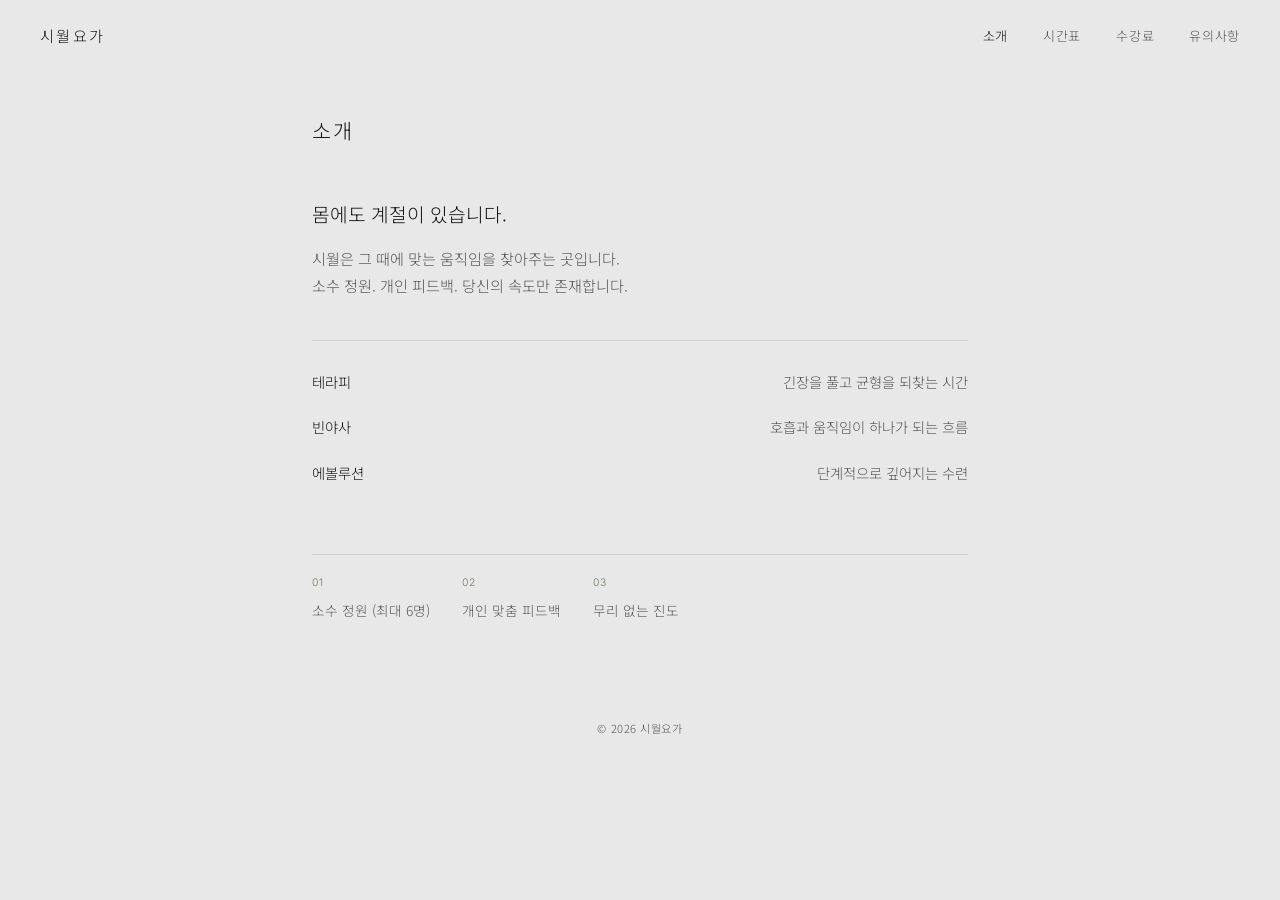
<file: about.html>
<!DOCTYPE html>
<html lang="ko">
<head>
  <meta charset="UTF-8">
  <meta name="viewport" content="width=device-width, initial-scale=1.0">
  <title>소개 — 시월요가</title>
  <link rel="preconnect" href="https://fonts.googleapis.com">
  <link href="https://fonts.googleapis.com/css2?family=Inter:wght@100;200;300;400&family=Noto+Sans+KR:wght@100;200;300;400&display=swap" rel="stylesheet">
  <link rel="stylesheet" href="style.css">
</head>
<body>

  <header class="header">
    <a href="siwol-yoga.html" class="logo">시월요가</a>
    <nav class="gnb">
      <a href="about.html" class="active">소개</a>
      <a href="schedule.html">시간표</a>
      <a href="price.html">수강료</a>
      <a href="notice.html">유의사항</a>
    </nav>
    <button class="menu-btn" aria-label="메뉴 열기">
      <span></span><span></span>
    </button>
  </header>

  <main class="page-content">
    <h1 class="page-title">소개</h1>

    <p class="about-lead">몸에도 계절이 있습니다.</p>
    <p class="about-body">시월은 그 때에 맞는 움직임을 찾아주는 곳입니다.<br>
    소수 정원. 개인 피드백. 당신의 속도만 존재합니다.</p>

    <div class="about-programs">
      <div class="program-line"><span>테라피</span><span>긴장을 풀고 균형을 되찾는 시간</span></div>
      <div class="program-line"><span>빈야사</span><span>호흡과 움직임이 하나가 되는 흐름</span></div>
      <div class="program-line"><span>에볼루션</span><span>단계적으로 깊어지는 수련</span></div>
    </div>

    <div class="about-values">
      <div class="value-item">
        <span class="value-num">01</span>
        <span class="value-text">소수 정원 (최대 6명)</span>
      </div>
      <div class="value-item">
        <span class="value-num">02</span>
        <span class="value-text">개인 맞춤 피드백</span>
      </div>
      <div class="value-item">
        <span class="value-num">03</span>
        <span class="value-text">무리 없는 진도</span>
      </div>
    </div>
  </main>

  <footer class="footer">
    <span>© 2026 시월요가</span>
  </footer>

  <script>
    const menuBtn = document.querySelector('.menu-btn');
    const gnb = document.querySelector('.gnb');
    menuBtn.addEventListener('click', () => {
      gnb.classList.toggle('open');
      menuBtn.classList.toggle('active');
    });
    document.querySelectorAll('.gnb a').forEach(a => {
      a.addEventListener('click', () => {
        gnb.classList.remove('open');
        menuBtn.classList.remove('active');
      });
    });
  </script>
</body>
</html>
</file>
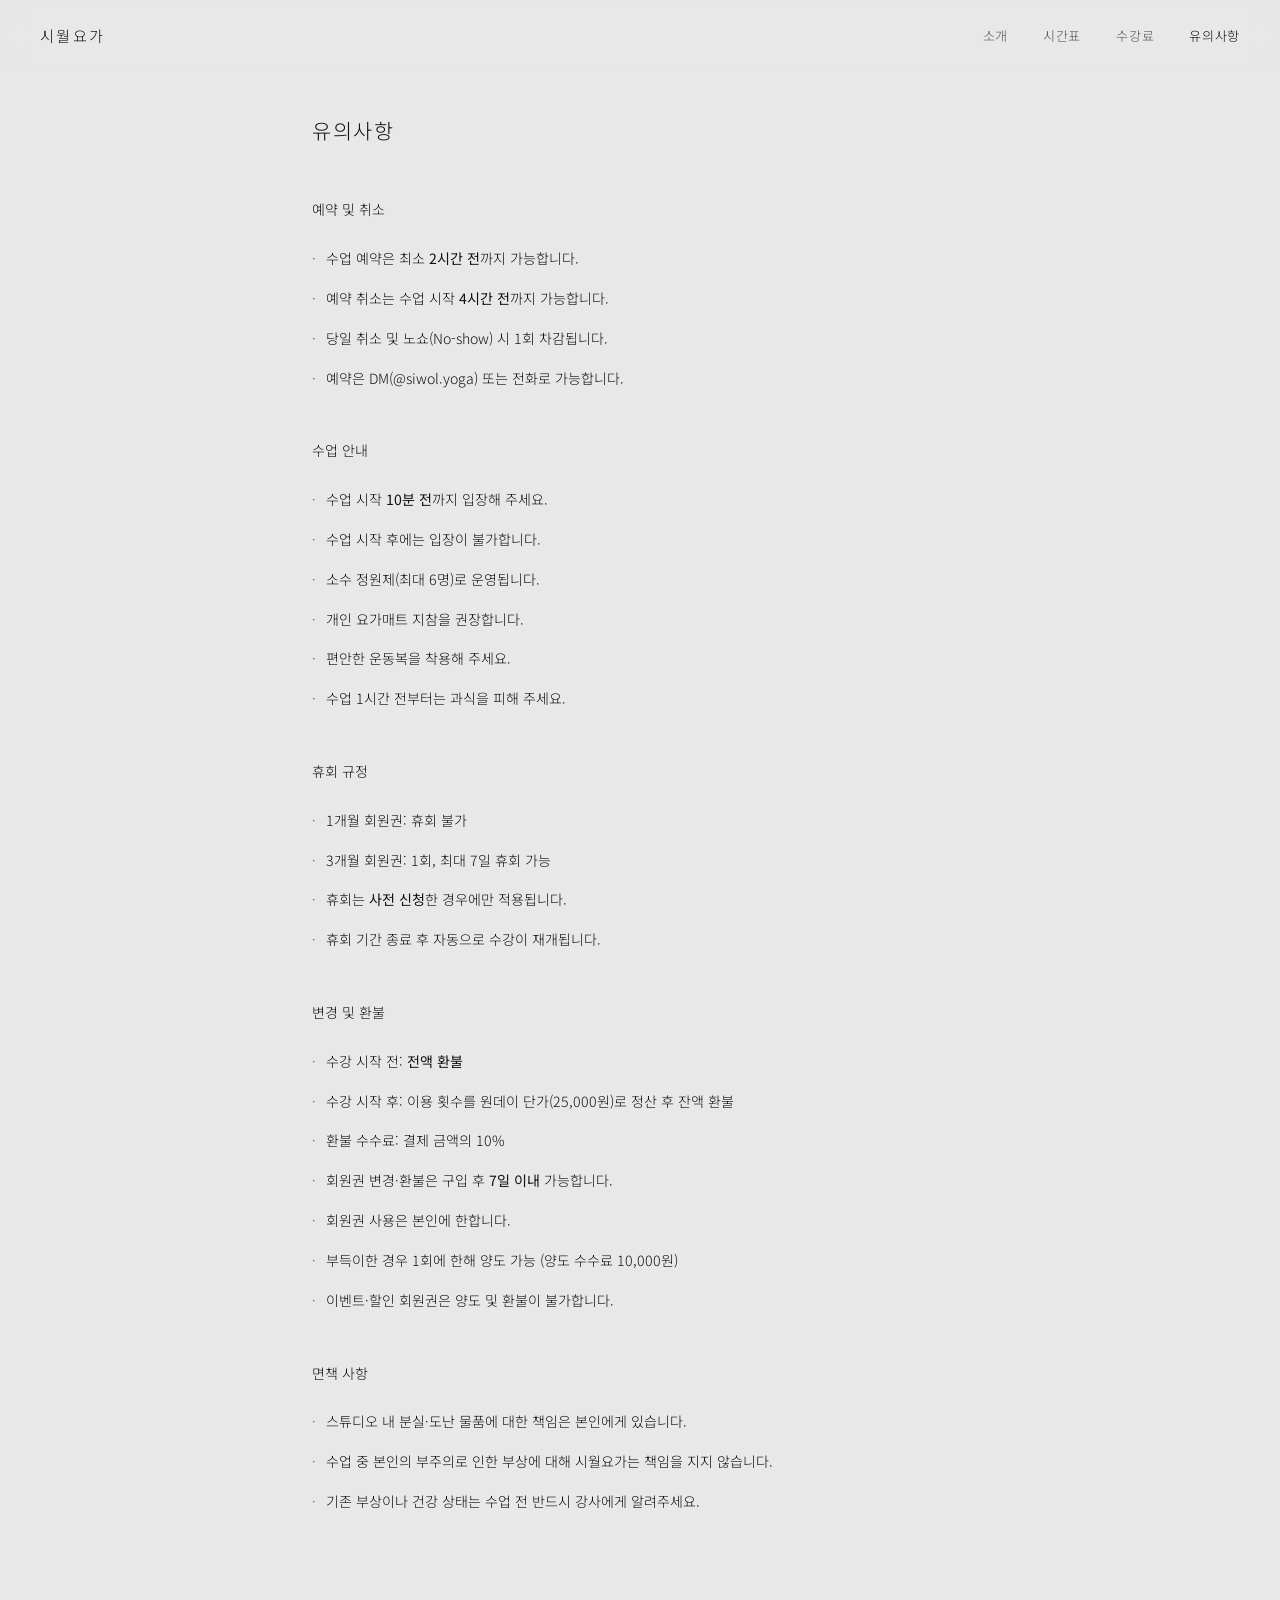
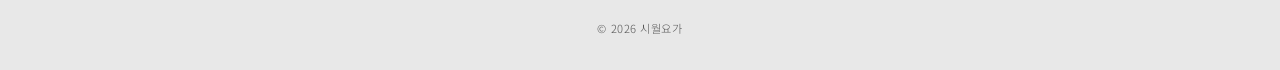
<file: notice.html>
<!DOCTYPE html>
<html lang="ko">
<head>
  <meta charset="UTF-8">
  <meta name="viewport" content="width=device-width, initial-scale=1.0">
  <title>유의사항 — 시월요가</title>
  <link rel="preconnect" href="https://fonts.googleapis.com">
  <link href="https://fonts.googleapis.com/css2?family=Inter:wght@100;200;300;400;500&family=Noto+Sans+KR:wght@100;200;300;400;500&display=swap" rel="stylesheet">
  <link rel="stylesheet" href="style.css">
</head>
<body>

  <header class="header">
    <a href="siwol-yoga.html" class="logo">시월요가</a>
    <nav class="gnb">
      <a href="about.html">소개</a>
      <a href="schedule.html">시간표</a>
      <a href="price.html">수강료</a>
      <a href="notice.html" class="active">유의사항</a>
    </nav>
    <button class="menu-btn" aria-label="메뉴 열기">
      <span></span><span></span>
    </button>
  </header>

  <main class="page-content">
    <h1 class="page-title">유의사항</h1>

    <h2 class="sub-title">예약 및 취소</h2>
    <ul class="notice-list">
      <li>수업 예약은 최소 <strong>2시간 전</strong>까지 가능합니다.</li>
      <li>예약 취소는 수업 시작 <strong>4시간 전</strong>까지 가능합니다.</li>
      <li>당일 취소 및 노쇼(No-show) 시 1회 차감됩니다.</li>
      <li>예약은 DM(@siwol.yoga) 또는 전화로 가능합니다.</li>
    </ul>

    <h2 class="sub-title">수업 안내</h2>
    <ul class="notice-list">
      <li>수업 시작 <strong>10분 전</strong>까지 입장해 주세요.</li>
      <li>수업 시작 후에는 입장이 불가합니다.</li>
      <li>소수 정원제(최대 6명)로 운영됩니다.</li>
      <li>개인 요가매트 지참을 권장합니다.</li>
      <li>편안한 운동복을 착용해 주세요.</li>
      <li>수업 1시간 전부터는 과식을 피해 주세요.</li>
    </ul>

    <h2 class="sub-title">휴회 규정</h2>
    <ul class="notice-list">
      <li>1개월 회원권: 휴회 불가</li>
      <li>3개월 회원권: 1회, 최대 7일 휴회 가능</li>
      <li>휴회는 <strong>사전 신청</strong>한 경우에만 적용됩니다.</li>
      <li>휴회 기간 종료 후 자동으로 수강이 재개됩니다.</li>
    </ul>

    <h2 class="sub-title">변경 및 환불</h2>
    <ul class="notice-list">
      <li>수강 시작 전: <strong>전액 환불</strong></li>
      <li>수강 시작 후: 이용 횟수를 원데이 단가(25,000원)로 정산 후 잔액 환불</li>
      <li>환불 수수료: 결제 금액의 10%</li>
      <li>회원권 변경·환불은 구입 후 <strong>7일 이내</strong> 가능합니다.</li>
      <li>회원권 사용은 본인에 한합니다.</li>
      <li>부득이한 경우 1회에 한해 양도 가능 (양도 수수료 10,000원)</li>
      <li>이벤트·할인 회원권은 양도 및 환불이 불가합니다.</li>
    </ul>

    <h2 class="sub-title">면책 사항</h2>
    <ul class="notice-list">
      <li>스튜디오 내 분실·도난 물품에 대한 책임은 본인에게 있습니다.</li>
      <li>수업 중 본인의 부주의로 인한 부상에 대해 시월요가는 책임을 지지 않습니다.</li>
      <li>기존 부상이나 건강 상태는 수업 전 반드시 강사에게 알려주세요.</li>
    </ul>
  </main>

  <footer class="footer">
    <span>© 2026 시월요가</span>
  </footer>

  <script>
    const menuBtn = document.querySelector('.menu-btn');
    const gnb = document.querySelector('.gnb');
    menuBtn.addEventListener('click', () => {
      gnb.classList.toggle('open');
      menuBtn.classList.toggle('active');
    });
    document.querySelectorAll('.gnb a').forEach(a => {
      a.addEventListener('click', () => {
        gnb.classList.remove('open');
        menuBtn.classList.remove('active');
      });
    });
  </script>
</body>
</html>
</file>
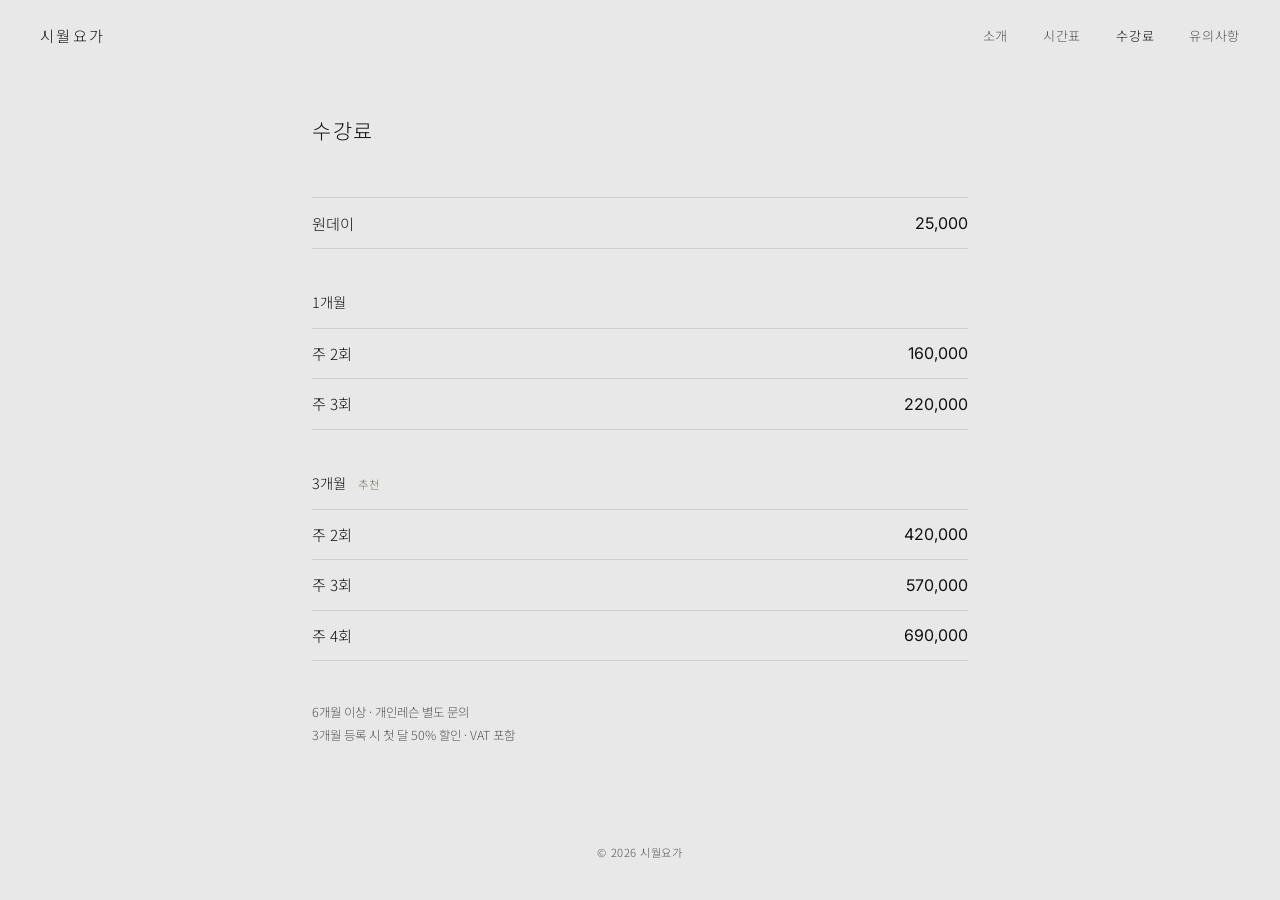
<file: price.html>
<!DOCTYPE html>
<html lang="ko">
<head>
  <meta charset="UTF-8">
  <meta name="viewport" content="width=device-width, initial-scale=1.0">
  <title>수강료 — 시월요가</title>
  <link rel="preconnect" href="https://fonts.googleapis.com">
  <link href="https://fonts.googleapis.com/css2?family=Inter:wght@100;200;300;400&family=Noto+Sans+KR:wght@100;200;300;400&display=swap" rel="stylesheet">
  <link rel="stylesheet" href="style.css">
</head>
<body>

  <header class="header">
    <a href="siwol-yoga.html" class="logo">시월요가</a>
    <nav class="gnb">
      <a href="about.html">소개</a>
      <a href="schedule.html">시간표</a>
      <a href="price.html" class="active">수강료</a>
      <a href="notice.html">유의사항</a>
    </nav>
    <button class="menu-btn" aria-label="메뉴 열기">
      <span></span><span></span>
    </button>
  </header>

  <main class="page-content">
    <h1 class="page-title">수강료</h1>

    <div class="price-block">
      <div class="price-block-row">
        <span class="price-block-label">원데이</span>
        <span class="price-block-value">25,000</span>
      </div>
    </div>

    <div class="price-block">
      <h2 class="price-block-title">1개월</h2>
      <div class="price-block-row">
        <span class="price-block-label">주 2회</span>
        <span class="price-block-value">160,000</span>
      </div>
      <div class="price-block-row">
        <span class="price-block-label">주 3회</span>
        <span class="price-block-value">220,000</span>
      </div>
    </div>

    <div class="price-block">
      <h2 class="price-block-title">3개월 <em>추천</em></h2>
      <div class="price-block-row">
        <span class="price-block-label">주 2회</span>
        <span class="price-block-value">420,000</span>
      </div>
      <div class="price-block-row">
        <span class="price-block-label">주 3회</span>
        <span class="price-block-value">570,000</span>
      </div>
      <div class="price-block-row">
        <span class="price-block-label">주 4회</span>
        <span class="price-block-value">690,000</span>
      </div>
    </div>

    <p class="price-note">6개월 이상 · 개인레슨 별도 문의<br>3개월 등록 시 첫 달 50% 할인 · VAT 포함</p>
  </main>

  <footer class="footer">
    <span>© 2026 시월요가</span>
  </footer>

  <script>
    const menuBtn = document.querySelector('.menu-btn');
    const gnb = document.querySelector('.gnb');
    menuBtn.addEventListener('click', () => {
      gnb.classList.toggle('open');
      menuBtn.classList.toggle('active');
    });
    document.querySelectorAll('.gnb a').forEach(a => {
      a.addEventListener('click', () => {
        gnb.classList.remove('open');
        menuBtn.classList.remove('active');
      });
    });
  </script>
</body>
</html>
</file>
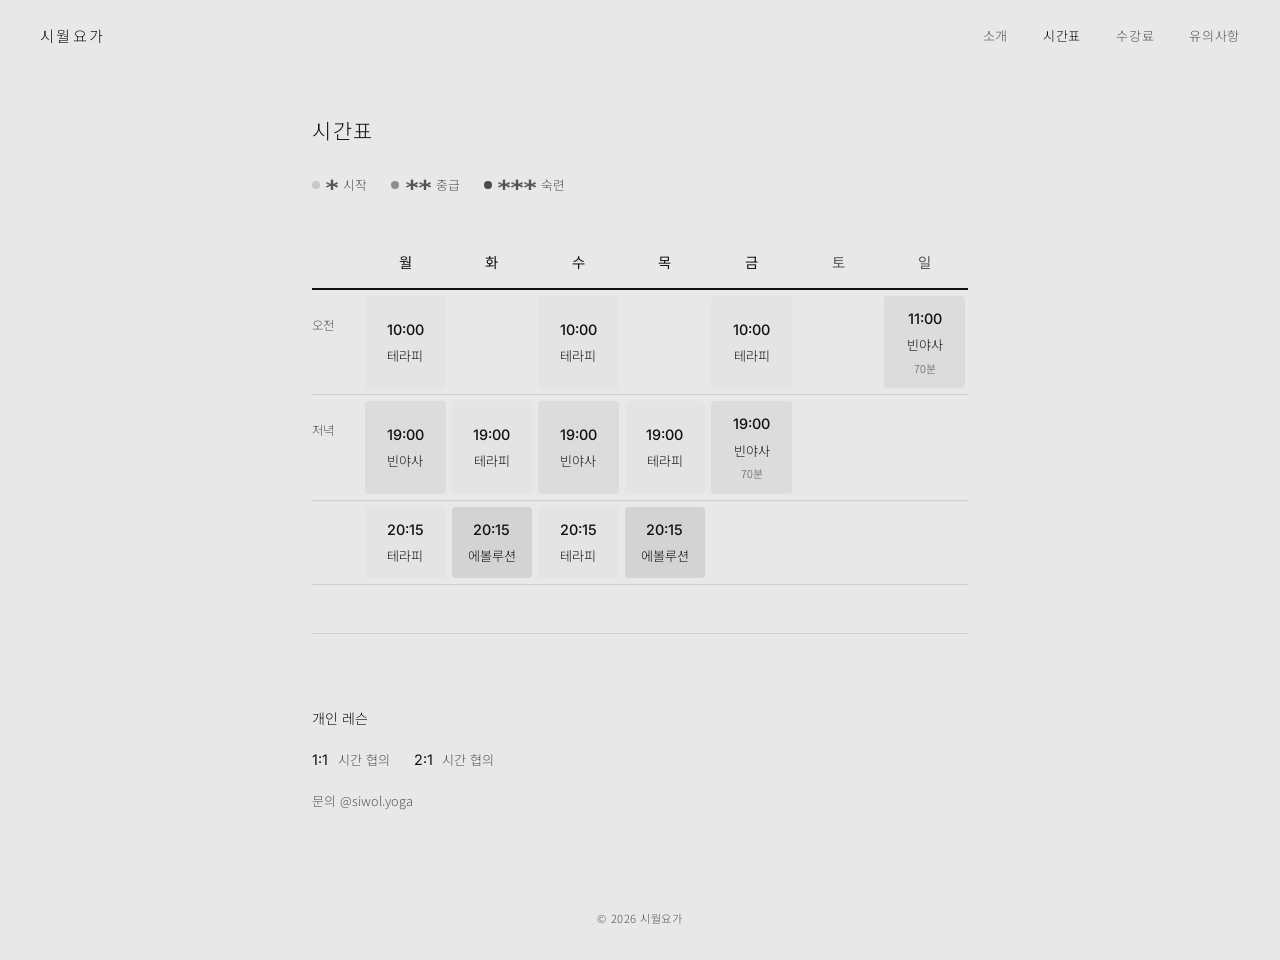
<file: schedule.html>
<!DOCTYPE html>
<html lang="ko">
<head>
  <meta charset="UTF-8">
  <meta name="viewport" content="width=device-width, initial-scale=1.0">
  <title>시간표 — 시월요가</title>
  <link rel="preconnect" href="https://fonts.googleapis.com">
  <link href="https://fonts.googleapis.com/css2?family=Inter:wght@100;200;300;400;500&family=Noto+Sans+KR:wght@100;200;300;400;500&display=swap" rel="stylesheet">
  <link rel="stylesheet" href="style.css">
</head>
<body>

  <header class="header">
    <a href="siwol-yoga.html" class="logo">시월요가</a>
    <nav class="gnb">
      <a href="about.html">소개</a>
      <a href="schedule.html" class="active">시간표</a>
      <a href="price.html">수강료</a>
      <a href="notice.html">유의사항</a>
    </nav>
    <button class="menu-btn" aria-label="메뉴 열기">
      <span></span><span></span>
    </button>
  </header>

  <main class="page-content schedule-page">
    <h1 class="page-title">시간표</h1>

    <div class="level-legend">
      <span class="legend-item"><span class="dot dot--1"></span> ✱ 시작</span>
      <span class="legend-item"><span class="dot dot--2"></span> ✱✱ 중급</span>
      <span class="legend-item"><span class="dot dot--3"></span> ✱✱✱ 숙련</span>
    </div>

    <div class="timetable">
      <div class="tt-header">
        <div class="tt-corner"></div>
        <div class="tt-day">월</div>
        <div class="tt-day">화</div>
        <div class="tt-day">수</div>
        <div class="tt-day">목</div>
        <div class="tt-day">금</div>
        <div class="tt-day tt-day--weekend">토</div>
        <div class="tt-day tt-day--weekend">일</div>
      </div>

      <div class="tt-row">
        <div class="tt-time">오전</div>
        <div class="tt-cell tt-filled tt-level-1">
          <span class="tt-hour">10:00</span>
          <span class="tt-name">테라피</span>
        </div>
        <div class="tt-cell"></div>
        <div class="tt-cell tt-filled tt-level-1">
          <span class="tt-hour">10:00</span>
          <span class="tt-name">테라피</span>
        </div>
        <div class="tt-cell"></div>
        <div class="tt-cell tt-filled tt-level-1">
          <span class="tt-hour">10:00</span>
          <span class="tt-name">테라피</span>
        </div>
        <div class="tt-cell"></div>
        <div class="tt-cell tt-filled tt-level-2">
          <span class="tt-hour">11:00</span>
          <span class="tt-name">빈야사</span>
          <span class="tt-duration">70분</span>
        </div>
      </div>

      <div class="tt-row">
        <div class="tt-time">저녁</div>
        <div class="tt-cell tt-filled tt-level-2">
          <span class="tt-hour">19:00</span>
          <span class="tt-name">빈야사</span>
        </div>
        <div class="tt-cell tt-filled tt-level-1">
          <span class="tt-hour">19:00</span>
          <span class="tt-name">테라피</span>
        </div>
        <div class="tt-cell tt-filled tt-level-2">
          <span class="tt-hour">19:00</span>
          <span class="tt-name">빈야사</span>
        </div>
        <div class="tt-cell tt-filled tt-level-1">
          <span class="tt-hour">19:00</span>
          <span class="tt-name">테라피</span>
        </div>
        <div class="tt-cell tt-filled tt-level-2">
          <span class="tt-hour">19:00</span>
          <span class="tt-name">빈야사</span>
          <span class="tt-duration">70분</span>
        </div>
        <div class="tt-cell"></div>
        <div class="tt-cell"></div>
      </div>

      <div class="tt-row">
        <div class="tt-time"></div>
        <div class="tt-cell tt-filled tt-level-1">
          <span class="tt-hour">20:15</span>
          <span class="tt-name">테라피</span>
        </div>
        <div class="tt-cell tt-filled tt-level-3">
          <span class="tt-hour">20:15</span>
          <span class="tt-name">에볼루션</span>
        </div>
        <div class="tt-cell tt-filled tt-level-1">
          <span class="tt-hour">20:15</span>
          <span class="tt-name">테라피</span>
        </div>
        <div class="tt-cell tt-filled tt-level-3">
          <span class="tt-hour">20:15</span>
          <span class="tt-name">에볼루션</span>
        </div>
        <div class="tt-cell"></div>
        <div class="tt-cell"></div>
        <div class="tt-cell"></div>
      </div>
    </div>

    <div class="private-section">
      <h2 class="sub-title">개인 레슨</h2>
      <div class="private-grid">
        <div class="private-item">
          <span class="private-type">1:1</span>
          <span class="private-desc">시간 협의</span>
        </div>
        <div class="private-item">
          <span class="private-type">2:1</span>
          <span class="private-desc">시간 협의</span>
        </div>
      </div>
      <p class="private-contact">문의 @siwol.yoga</p>
    </div>
  </main>

  <footer class="footer">
    <span>© 2026 시월요가</span>
  </footer>

  <script>
    const menuBtn = document.querySelector('.menu-btn');
    const gnb = document.querySelector('.gnb');
    menuBtn.addEventListener('click', () => {
      gnb.classList.toggle('open');
      menuBtn.classList.toggle('active');
    });
    document.querySelectorAll('.gnb a').forEach(a => {
      a.addEventListener('click', () => {
        gnb.classList.remove('open');
        menuBtn.classList.remove('active');
      });
    });
  </script>
</body>
</html>
</file>
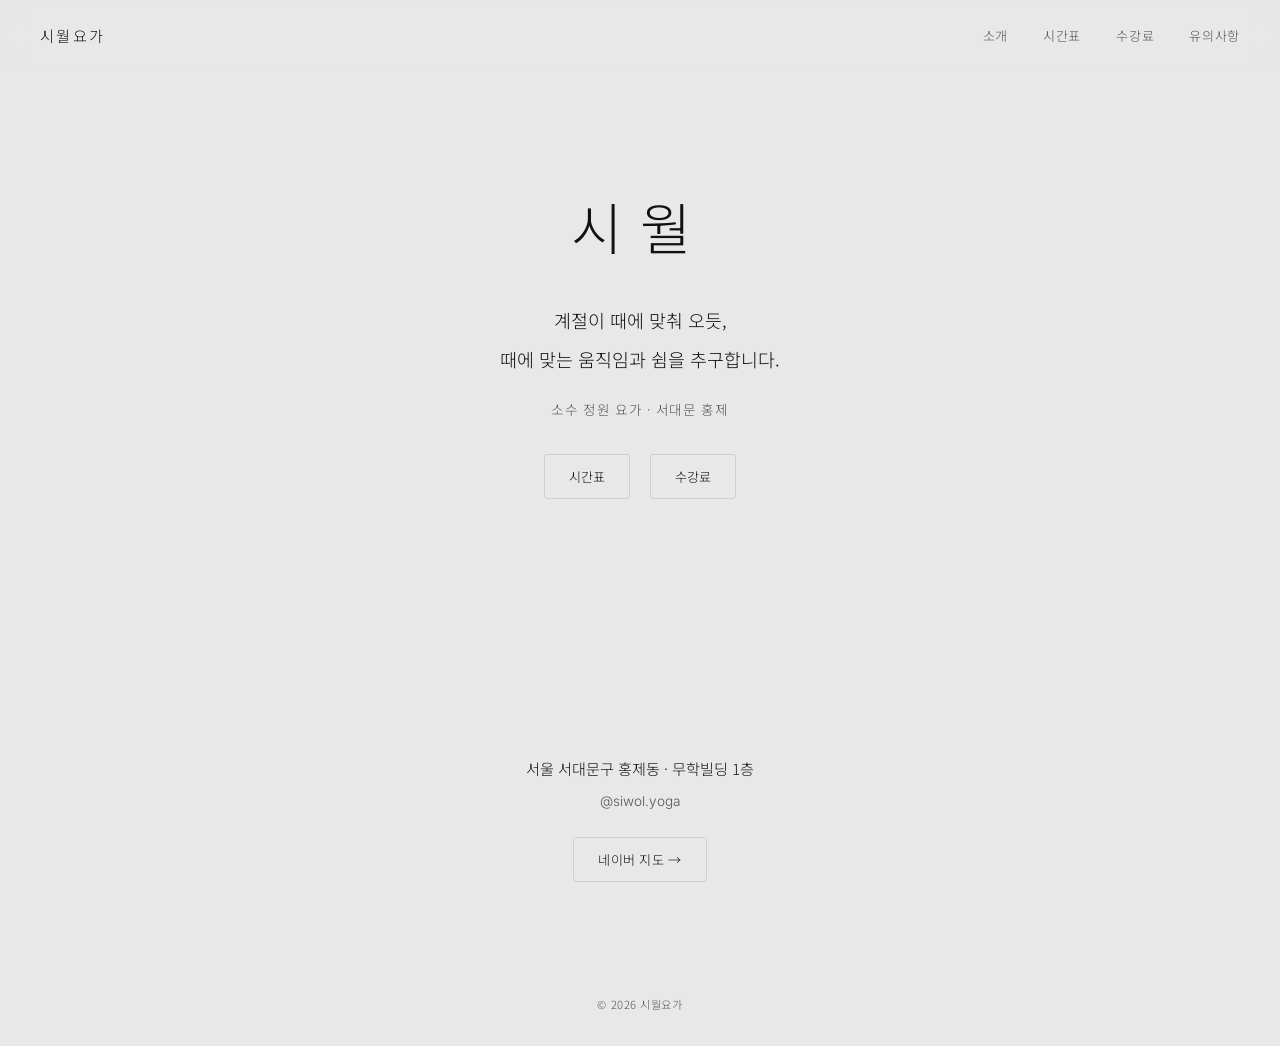
<file: siwol-yoga.html>
<!DOCTYPE html>
<html lang="ko">
<head>
  <meta charset="UTF-8">
  <meta name="viewport" content="width=device-width, initial-scale=1.0">
  <title>시월요가 SIWOL YOGA</title>
  <link rel="preconnect" href="https://fonts.googleapis.com">
  <link href="https://fonts.googleapis.com/css2?family=Inter:wght@100;200;300;400;500&family=Noto+Sans+KR:wght@100;200;300;400;500&display=swap" rel="stylesheet">
  <link rel="stylesheet" href="style.css">
</head>
<body>

  <header class="header">
    <a href="siwol-yoga.html" class="logo">시월요가</a>
    <nav class="gnb">
      <a href="about.html">소개</a>
      <a href="schedule.html">시간표</a>
      <a href="price.html">수강료</a>
      <a href="notice.html">유의사항</a>
    </nav>
    <button class="menu-btn" aria-label="메뉴 열기">
      <span></span><span></span>
    </button>
  </header>

  <section class="hero">
    <div class="hero-inner">
      <h1 class="hero-title">시월</h1>
      <p class="hero-desc">계절이 때에 맞춰 오듯,<br>때에 맞는 움직임과 쉼을 추구합니다.</p>
      <p class="hero-sub">소수 정원 요가 · 서대문 홍제</p>
      <div class="hero-links">
        <a href="schedule.html">시간표</a>
        <a href="price.html">수강료</a>
      </div>
    </div>
  </section>

  <section class="section">
    <div class="container contact-area">
      <p class="contact-address">서울 서대문구 홍제동 · 무학빌딩 1층</p>
      <p class="contact-sns">@siwol.yoga</p>
      <a href="https://map.naver.com/p/search/%EC%9A%94%EA%B0%80%EC%88%B2/place/1077329612" target="_blank" class="map-link">네이버 지도 →</a>
    </div>
  </section>

  <footer class="footer">
    <span>© 2026 시월요가</span>
  </footer>

  <script>
    const menuBtn = document.querySelector('.menu-btn');
    const gnb = document.querySelector('.gnb');
    menuBtn.addEventListener('click', () => {
      gnb.classList.toggle('open');
      menuBtn.classList.toggle('active');
    });
    document.querySelectorAll('.gnb a').forEach(a => {
      a.addEventListener('click', () => {
        gnb.classList.remove('open');
        menuBtn.classList.remove('active');
      });
    });
  </script>
</body>
</html>
</file>
<file: style.css>
* {
  margin: 0;
  padding: 0;
  box-sizing: border-box;
}

:root {
  --bg: #E8E8E8;
  --bg-alt: #E8E8E8;
  --text: #111111;
  --muted: #555555;
  --border: #CFCFCF;
  --accent: #111111;
  --point: #222222;
  --olive: #6B7B5E;
}

html {
  scroll-behavior: smooth;
}

body {
  font-family: 'Noto Sans KR', sans-serif;
  font-weight: 300;
  color: var(--text);
  background: var(--bg);
  line-height: 1.8;
  font-size: 16px;
}

/* Header */
.header {
  position: fixed;
  top: 0;
  left: 0;
  right: 0;
  display: flex;
  justify-content: space-between;
  align-items: center;
  padding: 1.4rem 2.5rem;
  background: rgba(232, 232, 232, 0.92);
  backdrop-filter: blur(14px);
  z-index: 100;
}

.logo {
  font-size: 0.95rem;
  font-weight: 300;
  letter-spacing: 0.15em;
  text-decoration: none;
  color: var(--text);
}

.gnb {
  display: flex;
  gap: 2.2rem;
}

.gnb a {
  font-size: 0.82rem;
  font-weight: 300;
  letter-spacing: 0.05em;
  text-decoration: none;
  color: var(--muted);
  transition: color 0.2s;
}

.gnb a:hover {
  color: var(--text);
}

.menu-btn {
  display: none;
  flex-direction: column;
  gap: 5px;
  background: none;
  border: none;
  cursor: pointer;
  padding: 4px;
}

.menu-btn span {
  width: 20px;
  height: 1px;
  background: var(--text);
  transition: 0.3s;
}

/* Hero */
.hero {
  min-height: 75vh;
  display: flex;
  align-items: center;
  justify-content: center;
  text-align: center;
  background: var(--bg);
}

.hero-inner {
  max-width: 560px;
  padding: 2rem;
}

.hero-title {
  font-size: 3.5rem;
  font-weight: 300;
  letter-spacing: 0.3em;
  margin-bottom: 1.5rem;
  color: var(--text);
}

.hero-desc {
  font-size: 1.15rem;
  font-weight: 300;
  color: var(--text);
  line-height: 2.1;
  margin-bottom: 1.2rem;
}

.hero-sub {
  font-size: 0.85rem;
  color: var(--muted);
  letter-spacing: 0.05em;
}

.hero-links {
  margin-top: 2rem;
  display: flex;
  gap: 1.2rem;
  justify-content: center;
}

.hero-links a {
  font-size: 0.82rem;
  font-weight: 300;
  color: var(--accent);
  text-decoration: none;
  padding: 0.6rem 1.5rem;
  border: 1px solid var(--border);
  border-radius: 3px;
  transition: border-color 0.2s;
}

.hero-links a:hover {
  border-color: var(--accent);
}

/* Sections */
.section {
  padding: 5rem 2rem;
}

.section-alt {
  background: var(--bg-alt);
}

.container {
  max-width: 640px;
  margin: 0 auto;
}

.container-wide {
  max-width: 760px;
  margin: 0 auto;
}

.section-title {
  font-size: 0.9rem;
  font-weight: 300;
  letter-spacing: 0.1em;
  color: var(--muted);
  margin-bottom: 2.5rem;
}

/* Schedule Page - Timetable */
.schedule-page .page-title {
  margin-bottom: 1.5rem;
}

.level-legend {
  display: flex;
  gap: 1.5rem;
  margin-bottom: 2.5rem;
  font-size: 0.8rem;
  color: var(--muted);
}

.legend-item {
  display: flex;
  align-items: center;
  gap: 0.4rem;
}

.dot {
  width: 8px;
  height: 8px;
  border-radius: 50%;
}

.dot--1 { background: #C8C8C8; }
.dot--2 { background: #8E8E8E; }
.dot--3 { background: #4A4A4A; }

.timetable {
  width: 100%;
  overflow-x: auto;
  -webkit-overflow-scrolling: touch;
}

.tt-header, .tt-row {
  display: grid;
  grid-template-columns: 50px repeat(7, 1fr);
  min-width: 600px;
}

.tt-header {
  border-bottom: 2px solid var(--accent);
}

.tt-corner {
  padding: 0.8rem 0;
}

.tt-day {
  padding: 0.8rem 0.3rem;
  text-align: center;
  font-size: 0.9rem;
  font-weight: 400;
  color: var(--accent);
}

.tt-day--weekend {
  color: var(--muted);
}

.tt-row {
  border-bottom: 1px solid var(--border);
}

.tt-time {
  padding: 1.5rem 0;
  font-size: 0.78rem;
  font-weight: 300;
  color: var(--muted);
}

.tt-cell {
  padding: 1rem 0.3rem;
  text-align: center;
  min-height: 80px;
  display: flex;
  flex-direction: column;
  align-items: center;
  justify-content: center;
  gap: 0.1rem;
  position: relative;
}

.tt-filled::before {
  content: '';
  position: absolute;
  top: 6px;
  left: 3px;
  right: 3px;
  bottom: 6px;
  border-radius: 4px;
  opacity: 0.13;
}

.tt-level-1::before { background: #C8C8C8; }
.tt-level-2::before { background: #8E8E8E; }
.tt-level-3::before { background: #4A4A4A; }

.tt-hour {
  font-family: 'Inter', sans-serif;
  font-size: 0.9rem;
  font-weight: 500;
  color: var(--accent);
  position: relative;
}

.tt-name {
  font-size: 0.82rem;
  font-weight: 300;
  color: var(--text);
  position: relative;
}

.tt-duration {
  font-size: 0.68rem;
  color: var(--muted);
  position: relative;
}

.private-section {
  margin-top: 3rem;
  padding-top: 2rem;
  border-top: 1px solid var(--border);
}

.private-grid {
  display: flex;
  gap: 1.5rem;
  margin-bottom: 1rem;
}

.private-item {
  display: flex;
  align-items: center;
  gap: 0.6rem;
}

.private-type {
  font-family: 'Inter', sans-serif;
  font-size: 0.9rem;
  font-weight: 400;
  color: var(--accent);
}

.private-desc {
  font-size: 0.82rem;
  color: var(--muted);
}

.private-contact {
  font-size: 0.8rem;
  color: var(--muted);
}

/* About (page) */
.about-lead {
  font-size: 1.2rem;
  font-weight: 300;
  margin-bottom: 0.8rem;
  line-height: 1.8;
}

.about-body {
  color: var(--muted);
  margin-bottom: 2.5rem;
  font-size: 0.95rem;
}

.about-programs {
  margin-bottom: 2.5rem;
  padding: 1.2rem 0;
  border-top: 1px solid var(--border);
}

.about-programs .program-line {
  display: flex;
  justify-content: space-between;
  padding: 0.6rem 0;
  font-size: 0.9rem;
}

.about-programs .program-line span:first-child {
  font-weight: 300;
}

.about-programs .program-line span:last-child {
  color: var(--muted);
  font-weight: 300;
}

.about-values {
  display: flex;
  gap: 2rem;
  padding-top: 1.2rem;
  border-top: 1px solid var(--border);
}

.value-item {
  display: flex;
  flex-direction: column;
  gap: 0.3rem;
}

.value-num {
  font-family: 'Inter', sans-serif;
  font-size: 0.65rem;
  color: var(--olive);
  letter-spacing: 0.1em;
}

.value-text {
  font-size: 0.85rem;
  color: var(--muted);
}

/* Price */
.price-block {
  margin-bottom: 2.5rem;
}

.price-block-title {
  font-size: 0.9rem;
  font-weight: 300;
  margin-bottom: 0.8rem;
  color: var(--accent);
}

.price-block-title em {
  font-style: normal;
  font-size: 0.72rem;
  color: var(--olive);
  margin-left: 0.5rem;
}

.price-block--main .price-block-title {
  margin-bottom: 1rem;
}

.price-block-row {
  display: flex;
  justify-content: space-between;
  align-items: center;
  padding: 0.65rem 0;
  border-bottom: 1px solid var(--border);
  font-size: 0.95rem;
}

.price-block-row:first-of-type {
  border-top: 1px solid var(--border);
}

.price-block-label {
  font-weight: 300;
  color: var(--text);
}

.price-block-value {
  font-family: 'Inter', sans-serif;
  font-weight: 400;
  font-size: 1rem;
  color: var(--accent);
}

.price-note {
  margin-top: 2rem;
  font-size: 0.78rem;
  color: var(--muted);
  line-height: 1.8;
}

/* Contact */
.contact-area {
  text-align: center;
}

.contact-address {
  font-size: 0.95rem;
  margin-bottom: 0.4rem;
  font-weight: 300;
}

.contact-sns {
  font-family: 'Inter', sans-serif;
  font-size: 0.85rem;
  color: var(--muted);
  font-weight: 300;
}

.map-link {
  display: inline-block;
  margin-top: 1.5rem;
  font-size: 0.82rem;
  color: var(--accent);
  text-decoration: none;
  font-weight: 300;
  letter-spacing: 0.02em;
  padding: 0.6rem 1.5rem;
  border: 1px solid var(--border);
  border-radius: 3px;
  transition: border-color 0.2s;
}

.map-link:hover {
  border-color: var(--accent);
}

.parking-info {
  margin-top: 2rem;
  padding-top: 1.5rem;
  border-top: 1px solid var(--border);
  font-size: 0.85rem;
  color: var(--muted);
  line-height: 1.8;
}

.parking-title {
  font-weight: 300;
  color: var(--accent);
  margin-bottom: 0.4rem;
  font-size: 0.82rem;
}

.class-cell .class-detail {
  display: block;
  font-size: 0.7rem;
  color: var(--muted);
}

/* Footer */
.footer {
  padding: 2rem;
  text-align: center;
  font-size: 0.7rem;
  color: var(--muted);
  letter-spacing: 0.05em;
}

/* Page Content (sub pages) */
.page-content {
  max-width: 720px;
  margin: 0 auto;
  padding: 7rem 2rem 4rem;
}

.page-title {
  font-size: 1.3rem;
  font-weight: 300;
  letter-spacing: 0.08em;
  margin-bottom: 3rem;
  color: var(--accent);
}

.sub-title {
  font-size: 0.88rem;
  font-weight: 300;
  color: var(--accent);
  margin-bottom: 1rem;
  margin-top: 2.5rem;
}

.notice-section {
  margin-top: 3.5rem;
  padding-top: 2.5rem;
  border-top: 1px solid var(--border);
}

.notice-list {
  list-style: none;
  padding: 0;
}

.notice-list li {
  padding: 0.5rem 0;
  font-size: 0.88rem;
  color: var(--text);
  font-weight: 300;
  line-height: 1.7;
}

.notice-list li strong {
  font-weight: 400;
}

.notice-list li::before {
  content: "·";
  margin-right: 0.6rem;
  color: var(--muted);
}

.gnb a.active {
  color: var(--accent);
}

/* Mobile */
@media (max-width: 768px) {
  .header {
    padding: 1.1rem 1.2rem;
  }

  .menu-btn {
    display: flex;
  }

  .gnb {
    position: fixed;
    top: 0;
    left: 0;
    right: 0;
    bottom: 0;
    background: rgba(232, 232, 232, 0.98);
    flex-direction: column;
    align-items: center;
    justify-content: center;
    gap: 2.5rem;
    opacity: 0;
    pointer-events: none;
    transition: opacity 0.3s;
  }

  .gnb.open {
    opacity: 1;
    pointer-events: all;
  }

  .gnb a {
    font-size: 1rem;
  }

  .hero {
    min-height: 65vh;
  }

  .hero-title {
    font-size: 2.6rem;
  }

  .hero-desc {
    font-size: 1rem;
  }

  .section {
    padding: 3.5rem 1.2rem;
  }

  .level-guide {
    gap: 1.2rem;
    font-size: 0.75rem;
  }

  .about-values {
    flex-direction: column;
    gap: 1rem;
  }

  .tt-header, .tt-row {
    min-width: 560px;
  }
}
</file>
